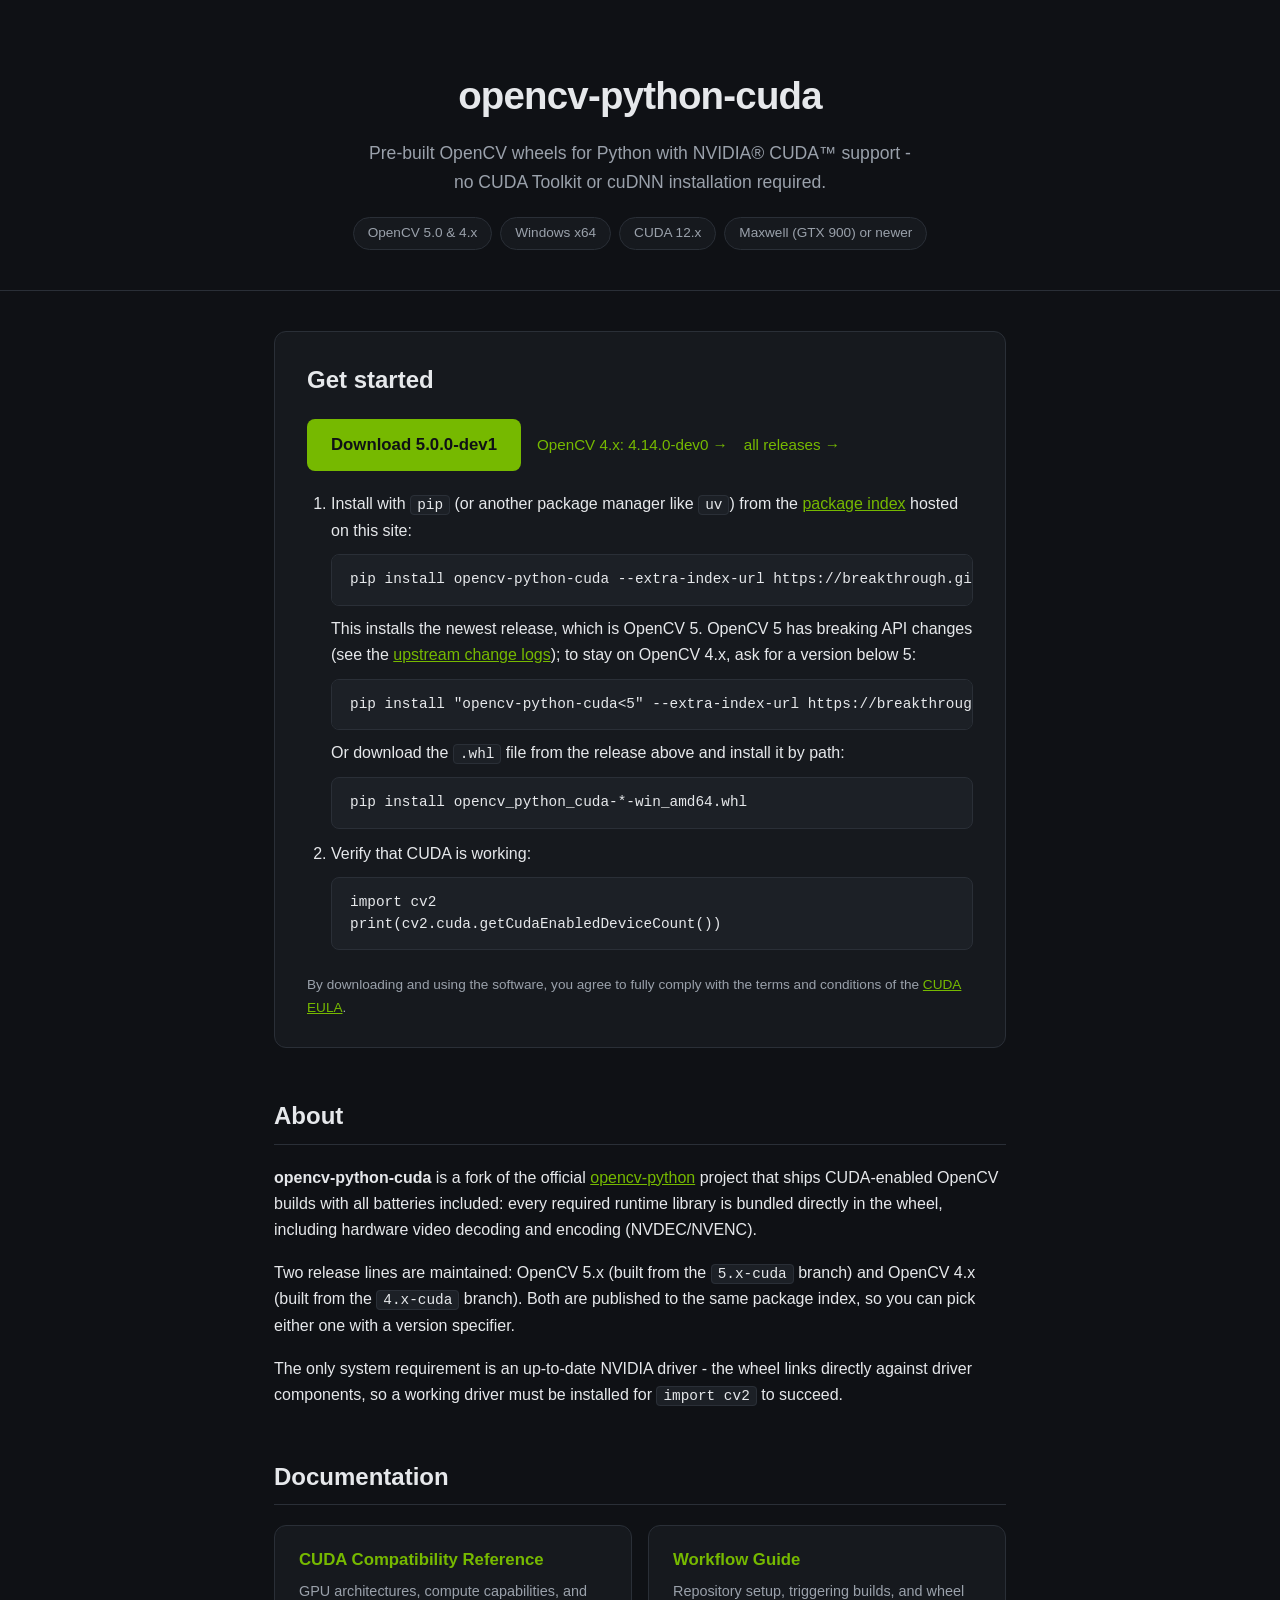
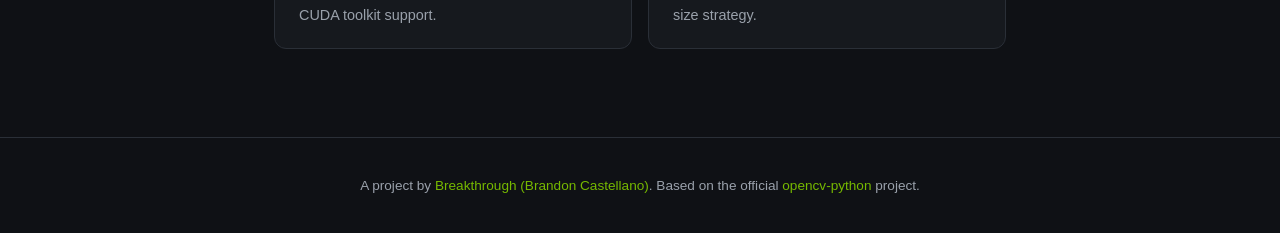
<file: index.html>
<!DOCTYPE html>
<html lang="en">
<head>
    <meta charset="UTF-8">
    <meta name="viewport" content="width=device-width, initial-scale=1.0">
    <title>opencv-python-cuda | CUDA-enabled OpenCV for Python</title>
    <meta name="description" content="Pre-built OpenCV wheels for Python with NVIDIA CUDA support. No CUDA Toolkit or cuDNN installation required.">
    <link rel="stylesheet" href="style.css">
</head>
<body>
    <header class="hero">
        <div class="container">
            <h1>opencv-python-cuda</h1>
            <p class="tagline">
                Pre-built OpenCV wheels for Python with NVIDIA&reg; CUDA&trade; support -
                no CUDA Toolkit or cuDNN installation required.
            </p>
            <div class="chips">
                <span class="chip">OpenCV 5.0 &amp; 4.x</span>
                <span class="chip">Windows x64</span>
                <span class="chip">CUDA 12.x</span>
                <span class="chip">Maxwell (GTX 900) or newer</span>
            </div>
        </div>
    </header>

    <main>
        <div class="container">
            <section class="card get-started">
                <h2>Get started</h2>
                <!-- Release versions: update the links below when publishing a new release. -->
                <div class="download-row">
                    <a href="https://github.com/Breakthrough/opencv-python-cuda/releases/tag/5.0.0-dev1" class="download-button">Download 5.0.0-dev1</a>
                    <a href="https://github.com/Breakthrough/opencv-python-cuda/releases/tag/4.14.0-dev0" class="all-releases">OpenCV 4.x: 4.14.0-dev0 &rarr;</a>
                    <a href="https://github.com/Breakthrough/opencv-python-cuda/releases" class="all-releases">all releases &rarr;</a>
                </div>
                <ol class="steps">
                    <li>
                        Install with <code>pip</code> (or another package manager like <code>uv</code>) from the
                        <a href="packages/">package index</a> hosted on this site:
                        <pre><code>pip install opencv-python-cuda --extra-index-url https://breakthrough.github.io/opencv-python-cuda/packages/</code></pre>
                        This installs the newest release, which is OpenCV 5. OpenCV 5 has breaking API changes
                        (see the <a href="https://github.com/opencv/opencv/wiki/OpenCV-Change-Logs" target="_blank">upstream change logs</a>);
                        to stay on OpenCV 4.x, ask for a version below 5:
                        <pre><code>pip install "opencv-python-cuda&lt;5" --extra-index-url https://breakthrough.github.io/opencv-python-cuda/packages/</code></pre>
                        Or download the <code>.whl</code> file from the release above and install it by path:
                        <pre><code>pip install opencv_python_cuda-*-win_amd64.whl</code></pre>
                    </li>
                    <li>
                        Verify that CUDA is working:
                        <pre><code>import cv2
print(cv2.cuda.getCudaEnabledDeviceCount())</code></pre>
                    </li>
                </ol>
                <p class="eula">
                    By downloading and using the software, you agree to fully comply with the terms and
                    conditions of the <a href="https://docs.nvidia.com/cuda/eula/index.html" target="_blank">CUDA EULA</a>.
                </p>
            </section>

            <section class="content-section">
                <h2>About</h2>
                <p>
                    <strong>opencv-python-cuda</strong> is a fork of the official
                    <a href="https://github.com/opencv/opencv-python">opencv-python</a> project that ships
                    CUDA-enabled OpenCV builds with all batteries included: every required runtime library is
                    bundled directly in the wheel, including hardware video decoding and encoding (NVDEC/NVENC).
                </p>
                <p>
                    Two release lines are maintained: OpenCV 5.x (built from the <code>5.x-cuda</code> branch) and
                    OpenCV 4.x (built from the <code>4.x-cuda</code> branch). Both are published to the same package
                    index, so you can pick either one with a version specifier.
                </p>
                <p>
                    The only system requirement is an up-to-date NVIDIA driver - the wheel links directly
                    against driver components, so a working driver must be installed for <code>import cv2</code>
                    to succeed.
                </p>
            </section>

            <section class="content-section">
                <h2>Documentation</h2>
                <div class="doc-cards">
                    <a class="doc-card" href="cuda-compatibility.html">
                        <h3>CUDA Compatibility Reference</h3>
                        <p>GPU architectures, compute capabilities, and CUDA toolkit support.</p>
                    </a>
                    <a class="doc-card" href="workflow.html">
                        <h3>Workflow Guide</h3>
                        <p>Repository setup, triggering builds, and wheel size strategy.</p>
                    </a>
                </div>
            </section>
        </div>
    </main>

    <footer>
        <div class="container">
            <p>A project by <a href="https://github.com/Breakthrough">Breakthrough (Brandon Castellano)</a>. Based on the official <a href="https://github.com/opencv/opencv-python">opencv-python</a> project.</p>
        </div>
    </footer>

</body>
</html>
</file>
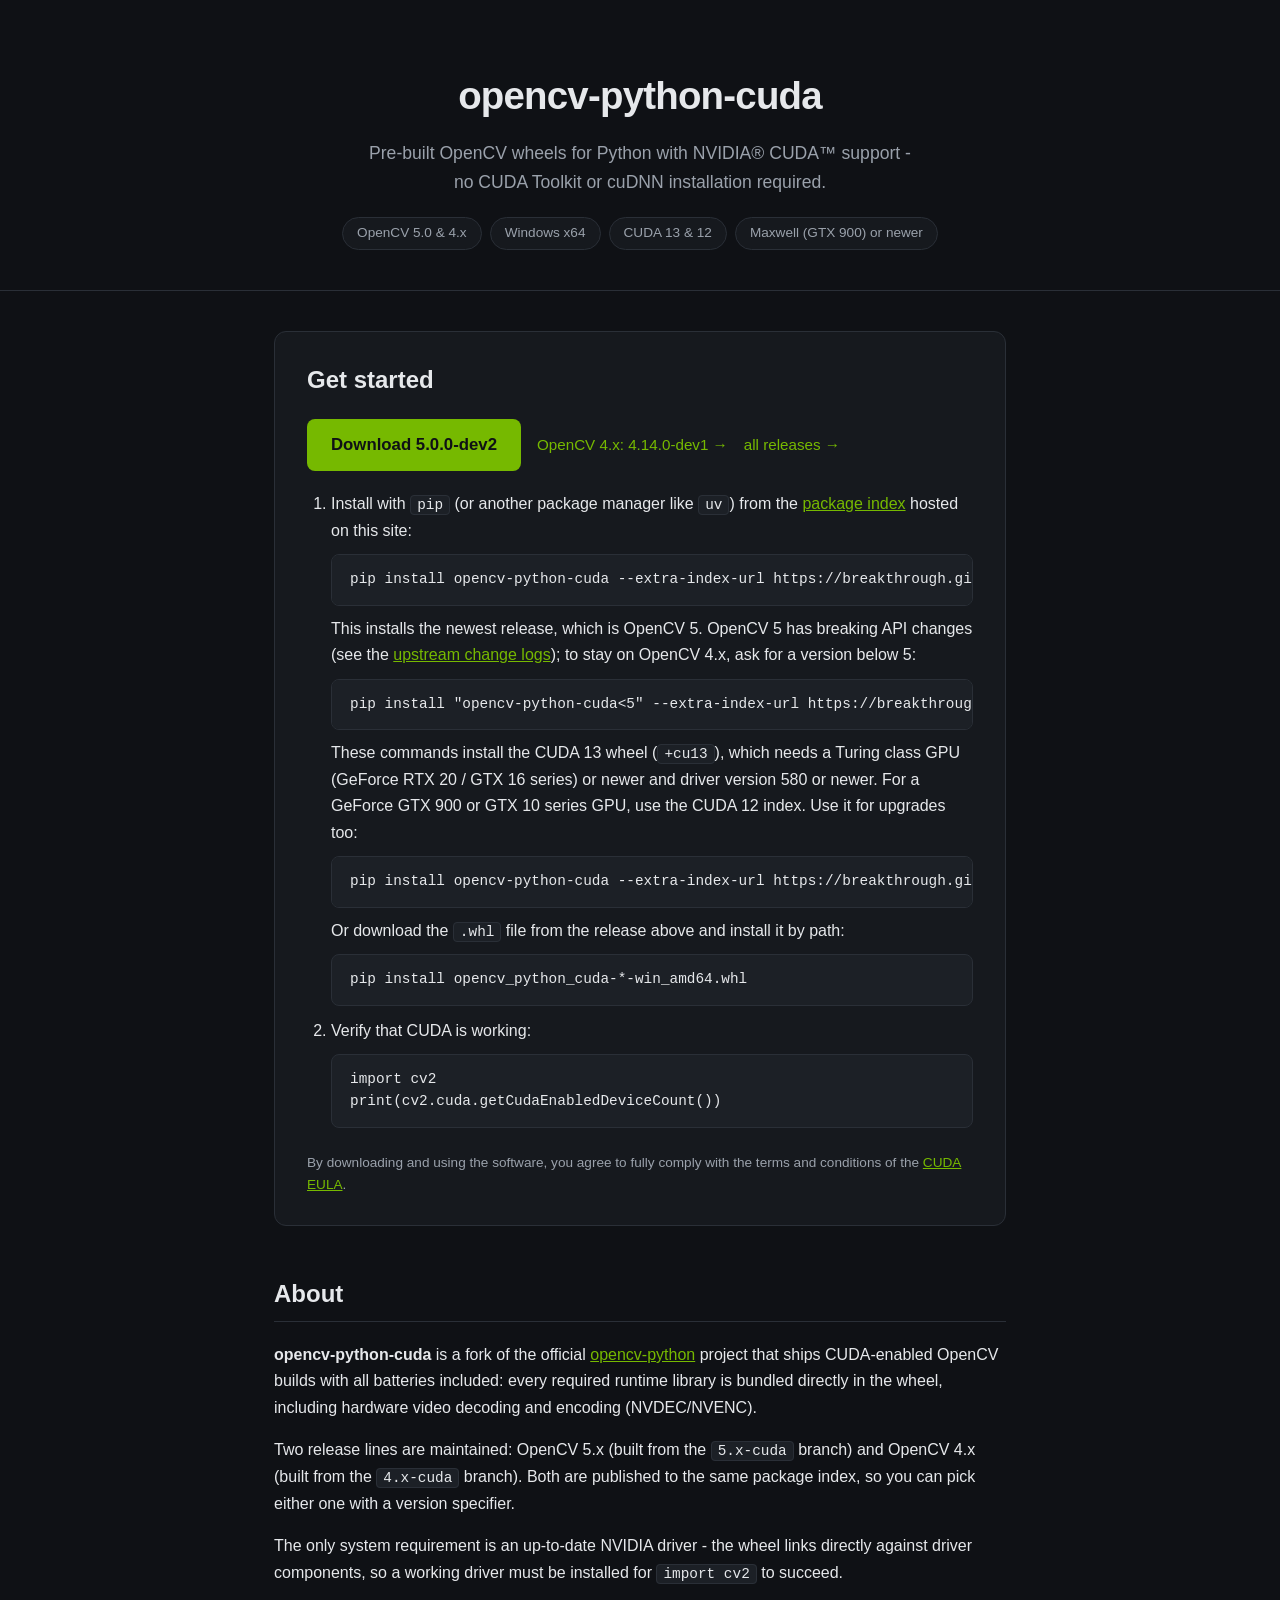
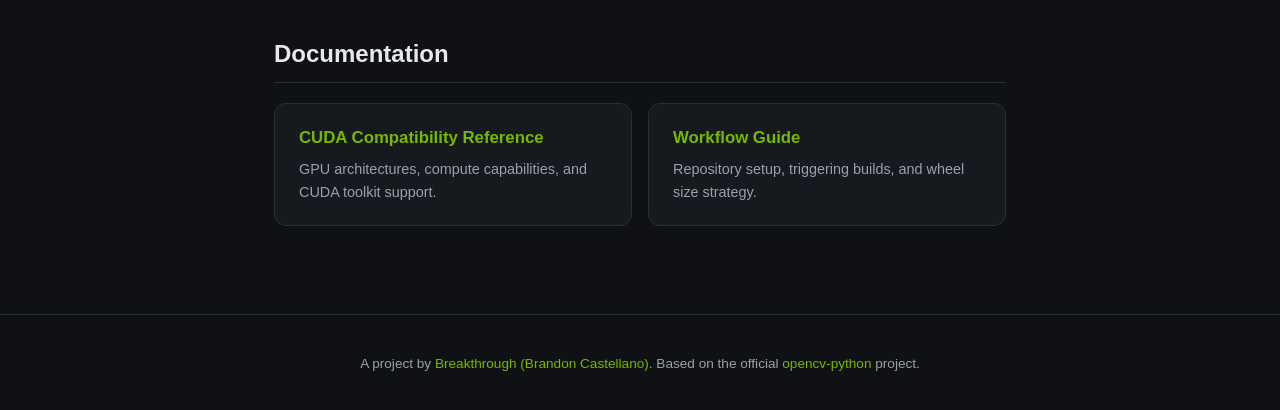
<file: docs/index.html>
<!DOCTYPE html>
<html lang="en">
<head>
    <meta charset="UTF-8">
    <meta name="viewport" content="width=device-width, initial-scale=1.0">
    <title>opencv-python-cuda | CUDA-enabled OpenCV for Python</title>
    <meta name="description" content="Pre-built OpenCV wheels for Python with NVIDIA CUDA support. No CUDA Toolkit or cuDNN installation required.">
    <link rel="stylesheet" href="style.css">
</head>
<body>
    <header class="hero">
        <div class="container">
            <h1>opencv-python-cuda</h1>
            <p class="tagline">
                Pre-built OpenCV wheels for Python with NVIDIA&reg; CUDA&trade; support -
                no CUDA Toolkit or cuDNN installation required.
            </p>
            <div class="chips">
                <span class="chip">OpenCV 5.0 &amp; 4.x</span>
                <span class="chip">Windows x64</span>
                <span class="chip">CUDA 13 &amp; 12</span>
                <span class="chip">Maxwell (GTX 900) or newer</span>
            </div>
        </div>
    </header>

    <main>
        <div class="container">
            <section class="card get-started">
                <h2>Get started</h2>
                <!-- Release versions: update the links below when publishing a new release. -->
                <div class="download-row">
                    <a href="https://github.com/Breakthrough/opencv-python-cuda/releases/tag/5.0.0-dev2" class="download-button">Download 5.0.0-dev2</a>
                    <a href="https://github.com/Breakthrough/opencv-python-cuda/releases/tag/4.14.0-dev1" class="all-releases">OpenCV 4.x: 4.14.0-dev1 &rarr;</a>
                    <a href="https://github.com/Breakthrough/opencv-python-cuda/releases" class="all-releases">all releases &rarr;</a>
                </div>
                <ol class="steps">
                    <li>
                        Install with <code>pip</code> (or another package manager like <code>uv</code>) from the
                        <a href="packages/">package index</a> hosted on this site:
                        <pre><code>pip install opencv-python-cuda --extra-index-url https://breakthrough.github.io/opencv-python-cuda/packages/</code></pre>
                        This installs the newest release, which is OpenCV 5. OpenCV 5 has breaking API changes
                        (see the <a href="https://github.com/opencv/opencv/wiki/OpenCV-Change-Logs" target="_blank">upstream change logs</a>);
                        to stay on OpenCV 4.x, ask for a version below 5:
                        <pre><code>pip install "opencv-python-cuda&lt;5" --extra-index-url https://breakthrough.github.io/opencv-python-cuda/packages/</code></pre>
                        These commands install the CUDA 13 wheel (<code>+cu13</code>), which needs a Turing class GPU
                        (GeForce RTX 20 / GTX 16 series) or newer and driver version 580 or newer. For a GeForce
                        GTX 900 or GTX 10 series GPU, use the CUDA 12 index. Use it for upgrades too:
                        <pre><code>pip install opencv-python-cuda --extra-index-url https://breakthrough.github.io/opencv-python-cuda/packages/cu12/</code></pre>
                        Or download the <code>.whl</code> file from the release above and install it by path:
                        <pre><code>pip install opencv_python_cuda-*-win_amd64.whl</code></pre>
                    </li>
                    <li>
                        Verify that CUDA is working:
                        <pre><code>import cv2
print(cv2.cuda.getCudaEnabledDeviceCount())</code></pre>
                    </li>
                </ol>
                <p class="eula">
                    By downloading and using the software, you agree to fully comply with the terms and
                    conditions of the <a href="https://docs.nvidia.com/cuda/eula/index.html" target="_blank">CUDA EULA</a>.
                </p>
            </section>

            <section class="content-section">
                <h2>About</h2>
                <p>
                    <strong>opencv-python-cuda</strong> is a fork of the official
                    <a href="https://github.com/opencv/opencv-python">opencv-python</a> project that ships
                    CUDA-enabled OpenCV builds with all batteries included: every required runtime library is
                    bundled directly in the wheel, including hardware video decoding and encoding (NVDEC/NVENC).
                </p>
                <p>
                    Two release lines are maintained: OpenCV 5.x (built from the <code>5.x-cuda</code> branch) and
                    OpenCV 4.x (built from the <code>4.x-cuda</code> branch). Both are published to the same package
                    index, so you can pick either one with a version specifier.
                </p>
                <p>
                    The only system requirement is an up-to-date NVIDIA driver - the wheel links directly
                    against driver components, so a working driver must be installed for <code>import cv2</code>
                    to succeed.
                </p>
            </section>

            <section class="content-section">
                <h2>Documentation</h2>
                <div class="doc-cards">
                    <a class="doc-card" href="cuda-compatibility.html">
                        <h3>CUDA Compatibility Reference</h3>
                        <p>GPU architectures, compute capabilities, and CUDA toolkit support.</p>
                    </a>
                    <a class="doc-card" href="workflow.html">
                        <h3>Workflow Guide</h3>
                        <p>Repository setup, triggering builds, and wheel size strategy.</p>
                    </a>
                </div>
            </section>
        </div>
    </main>

    <footer>
        <div class="container">
            <p>A project by <a href="https://github.com/Breakthrough">Breakthrough (Brandon Castellano)</a>. Based on the official <a href="https://github.com/opencv/opencv-python">opencv-python</a> project.</p>
        </div>
    </footer>

</body>
</html>
</file>
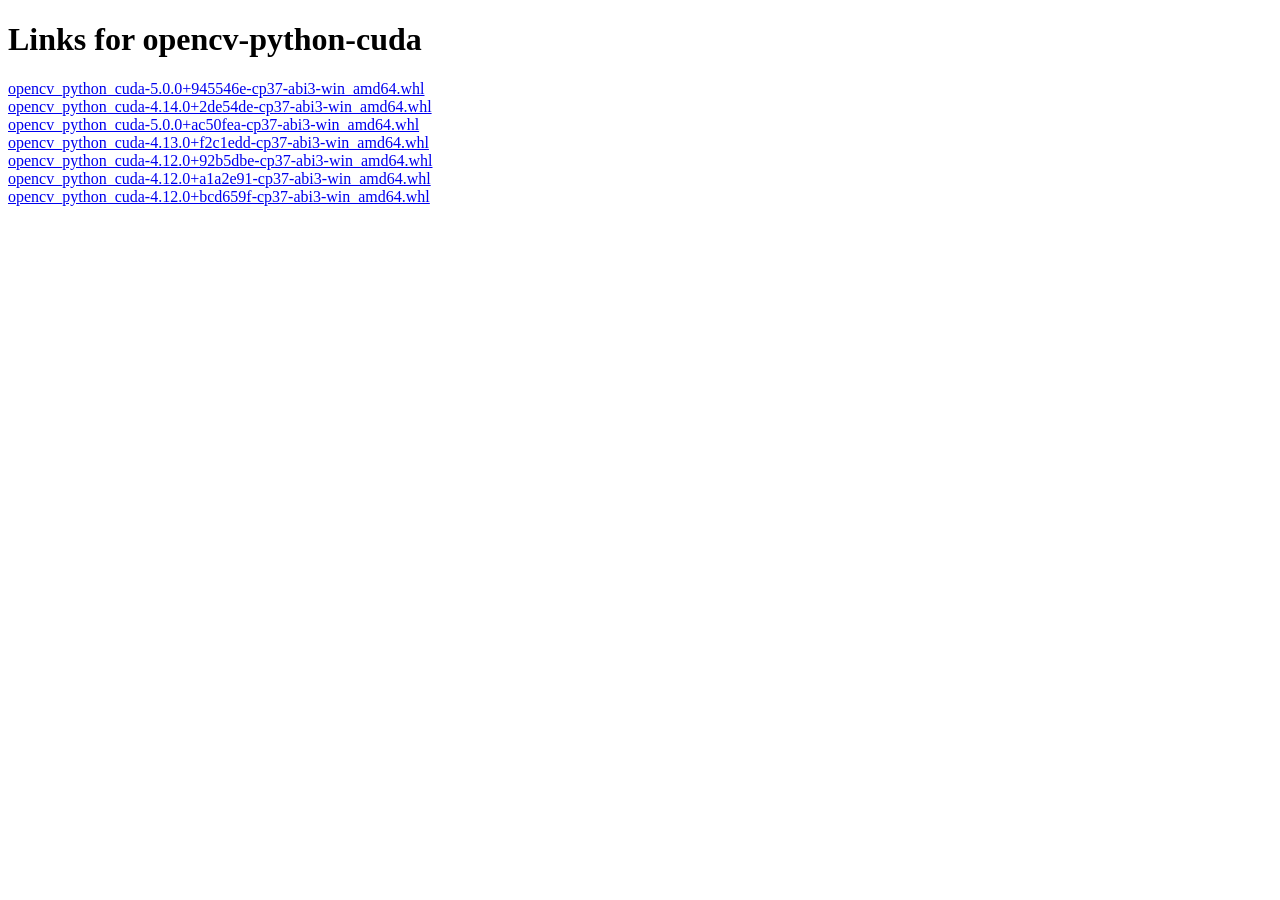
<file: packages/opencv-python-cuda/index.html>
<!DOCTYPE html>
<html>
<head>
<meta charset="utf-8">
<meta name="pypi:repository-version" content="1.0">
<title>Links for opencv-python-cuda</title>
</head>
<body>
<h1>Links for opencv-python-cuda</h1>
<!-- 5.0.0-dev1 (prerelease), 1964.5 MiB -->
<a href="https://github.com/Breakthrough/opencv-python-cuda/releases/download/5.0.0-dev1/opencv_python_cuda-5.0.0%2B945546e-cp37-abi3-win_amd64.whl#sha256=8873438e837c56be36c48254d382d3837dee9fd530ce2434c18d5faa83ac511d" data-requires-python="&gt;=3.7">opencv_python_cuda-5.0.0+945546e-cp37-abi3-win_amd64.whl</a><br>
<!-- 4.14.0-dev0 (prerelease), 1949.4 MiB -->
<a href="https://github.com/Breakthrough/opencv-python-cuda/releases/download/4.14.0-dev0/opencv_python_cuda-4.14.0%2B2de54de-cp37-abi3-win_amd64.whl#sha256=1f429f38955882c0a53da3f8b685e883b1a568a956d96e7abd58af1c97e0471d" data-requires-python="&gt;=3.7">opencv_python_cuda-4.14.0+2de54de-cp37-abi3-win_amd64.whl</a><br>
<!-- 5.0.0-dev0 (prerelease), 1908.7 MiB; yanked: Superseded by 5.0.0-dev1 -->
<a href="https://github.com/Breakthrough/opencv-python-cuda/releases/download/5.0.0-dev0/opencv_python_cuda-5.0.0%2Bac50fea-cp37-abi3-win_amd64.whl#sha256=21a0f13560d8e336be35f106550c68037adf053fbb694819762f440b6007953f" data-requires-python="&gt;=3.7" data-yanked="Superseded by 5.0.0-dev1">opencv_python_cuda-5.0.0+ac50fea-cp37-abi3-win_amd64.whl</a><br>
<!-- 4.13.0-dev1 (prerelease), 1892.7 MiB -->
<a href="https://github.com/Breakthrough/opencv-python-cuda/releases/download/4.13.0-dev1/opencv_python_cuda-4.13.0%2Bf2c1edd-cp37-abi3-win_amd64.whl#sha256=4363df06d189329f8c0deae1d891ff317c1040cc0ef94760d2d8e8cefc25482e" data-requires-python="&gt;=3.7">opencv_python_cuda-4.13.0+f2c1edd-cp37-abi3-win_amd64.whl</a><br>
<!-- 4.12.0-dev2 (prerelease), 1887.8 MiB -->
<a href="https://github.com/Breakthrough/opencv-python-cuda/releases/download/4.12.0-dev2/opencv_python_cuda-4.12.0%2B92b5dbe-cp37-abi3-win_amd64.whl#sha256=2019617b017aa71e3e3706eb619bec069e1ab5bb022f282276ae31edda9dcede" data-requires-python="&gt;=3.7">opencv_python_cuda-4.12.0+92b5dbe-cp37-abi3-win_amd64.whl</a><br>
<!-- 4.12.0-dev1 (prerelease), 1190.9 MiB; yanked: Superseded by 4.12.0-dev2 -->
<a href="https://github.com/Breakthrough/opencv-python-cuda/releases/download/4.12.0-dev1/opencv_python_cuda-4.12.0%2Ba1a2e91-cp37-abi3-win_amd64.whl#sha256=d38f3d7bad7713b03a968c26443ece9295cfb6fdddcc30a661a156fe72140f34" data-requires-python="&gt;=3.7" data-yanked="Superseded by 4.12.0-dev2">opencv_python_cuda-4.12.0+a1a2e91-cp37-abi3-win_amd64.whl</a><br>
<!-- 4.12.0-dev0 (prerelease), 1611.9 MiB; yanked: Superseded by 4.12.0-dev2 -->
<a href="https://github.com/Breakthrough/opencv-python-cuda/releases/download/4.12.0-dev0/opencv_python_cuda-4.12.0%2Bbcd659f-cp37-abi3-win_amd64.whl#sha256=ab6992b68fa21e4aafcaa1f5bad7ad2af6aba3f20cb7290dc9657a014c83a68c" data-requires-python="&gt;=3.7" data-yanked="Superseded by 4.12.0-dev2">opencv_python_cuda-4.12.0+bcd659f-cp37-abi3-win_amd64.whl</a><br>
</body>
</html>
</file>
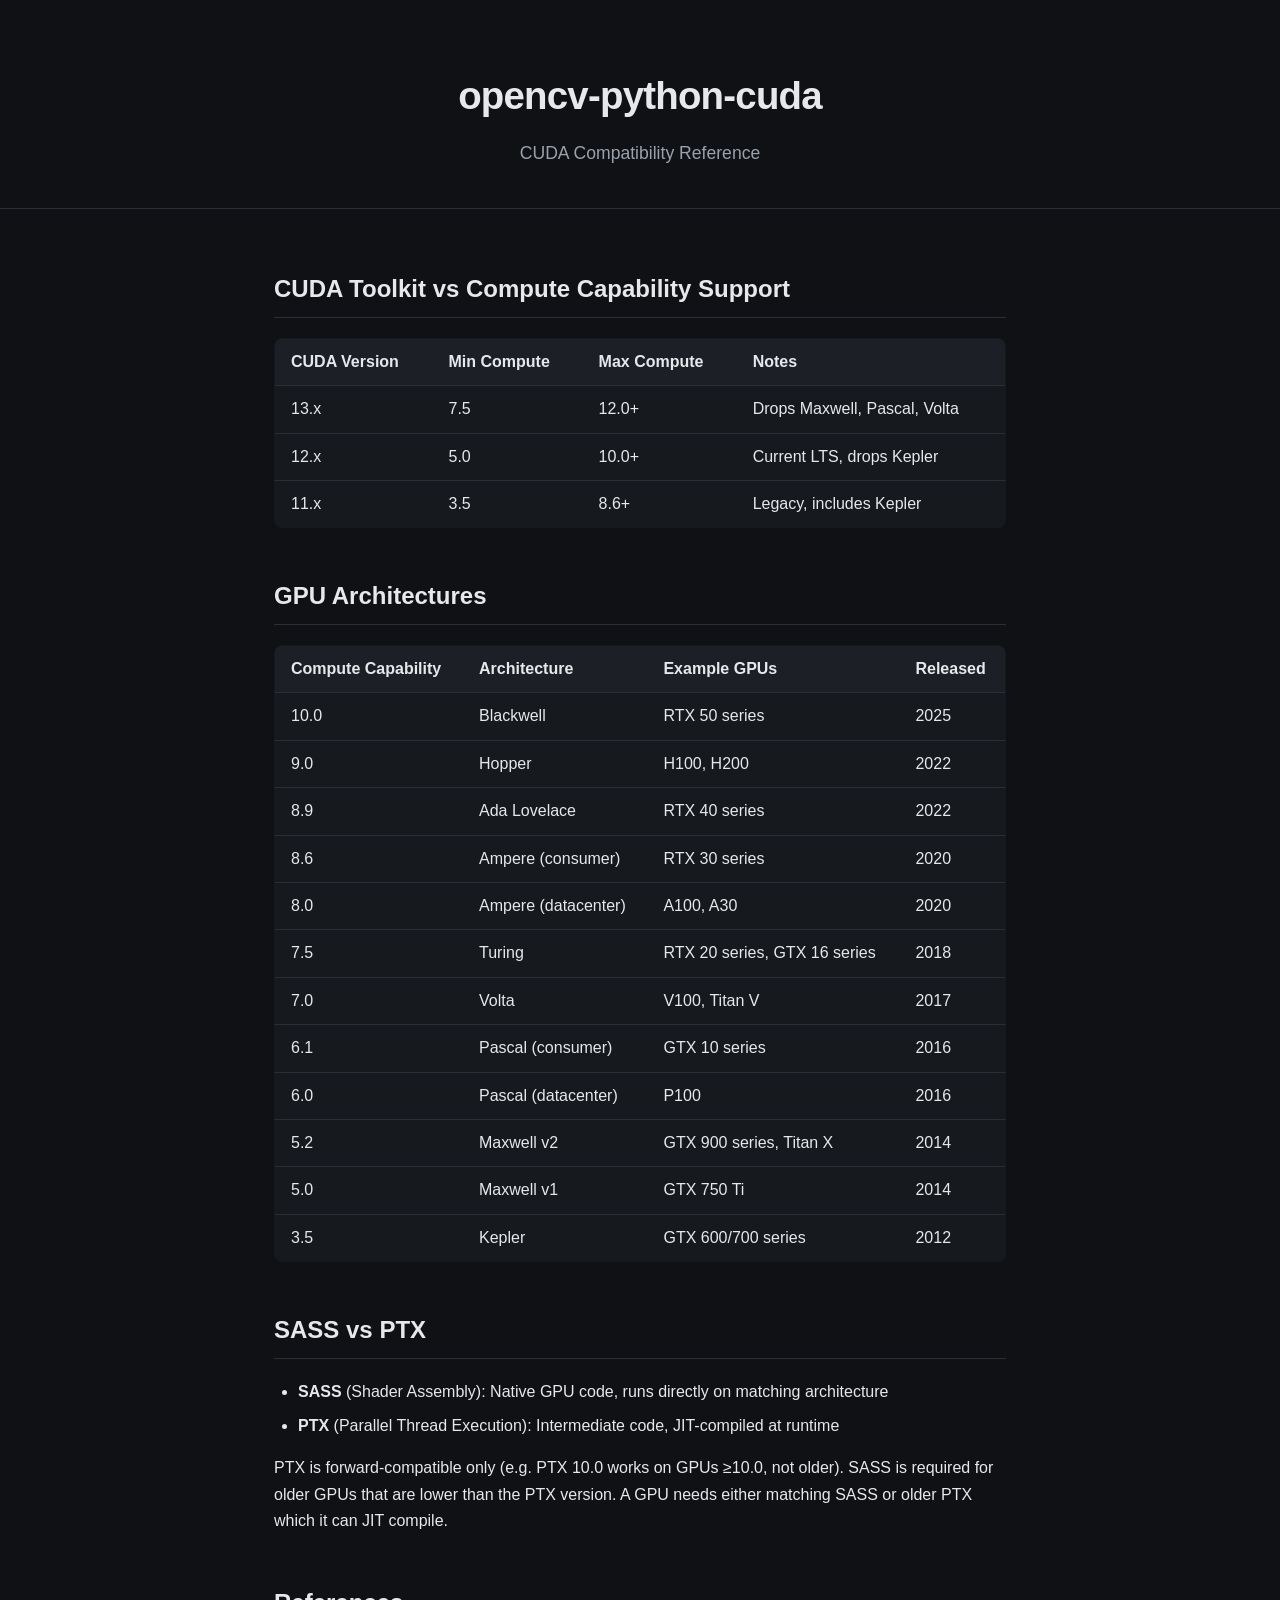
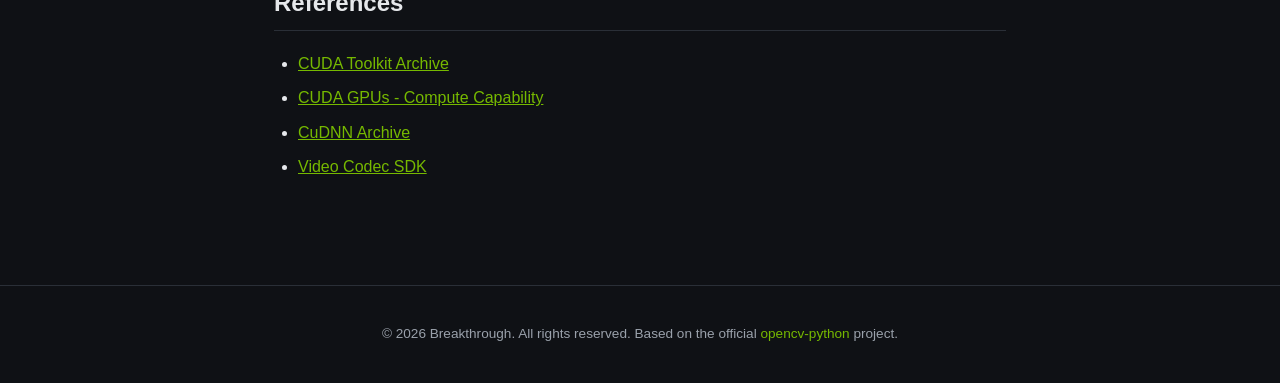
<file: cuda-compatibility.html>
<!DOCTYPE html>
<html lang="en">
<head>
    <meta charset="UTF-8">
    <meta name="viewport" content="width=device-width, initial-scale=1.0">
    <title>CUDA Compatibility Reference | opencv-python-cuda</title>
    <link rel="stylesheet" href="style.css">
</head>
<body>
    <header>
        <div class="container">
            <h1><a href="index.html">opencv-python-cuda</a></h1>
            <p>CUDA Compatibility Reference</p>
        </div>
    </header>

    <main>
        <div class="container">
            <section class="content-section">
                <h2>CUDA Toolkit vs Compute Capability Support</h2>
                <table>
                    <thead>
                        <tr>
                            <th>CUDA Version</th>
                            <th>Min Compute</th>
                            <th>Max Compute</th>
                            <th>Notes</th>
                        </tr>
                    </thead>
                    <tbody>
                        <tr>
                            <td>13.x</td>
                            <td>7.5</td>
                            <td>12.0+</td>
                            <td>Drops Maxwell, Pascal, Volta</td>
                        </tr>
                        <tr>
                            <td>12.x</td>
                            <td>5.0</td>
                            <td>10.0+</td>
                            <td>Current LTS, drops Kepler</td>
                        </tr>
                        <tr>
                            <td>11.x</td>
                            <td>3.5</td>
                            <td>8.6+</td>
                            <td>Legacy, includes Kepler</td>
                        </tr>
                    </tbody>
                </table>
            </section>

            <section class="content-section">
                <h2>GPU Architectures</h2>
                <table>
                    <thead>
                        <tr>
                            <th>Compute Capability</th>
                            <th>Architecture</th>
                            <th>Example GPUs</th>
                            <th>Released</th>
                        </tr>
                    </thead>
                    <tbody>
                        <tr>
                            <td>10.0</td>
                            <td>Blackwell</td>
                            <td>RTX 50 series</td>
                            <td>2025</td>
                        </tr>
                        <tr>
                            <td>9.0</td>
                            <td>Hopper</td>
                            <td>H100, H200</td>
                            <td>2022</td>
                        </tr>
                        <tr>
                            <td>8.9</td>
                            <td>Ada Lovelace</td>
                            <td>RTX 40 series</td>
                            <td>2022</td>
                        </tr>
                        <tr>
                            <td>8.6</td>
                            <td>Ampere (consumer)</td>
                            <td>RTX 30 series</td>
                            <td>2020</td>
                        </tr>
                        <tr>
                            <td>8.0</td>
                            <td>Ampere (datacenter)</td>
                            <td>A100, A30</td>
                            <td>2020</td>
                        </tr>
                        <tr>
                            <td>7.5</td>
                            <td>Turing</td>
                            <td>RTX 20 series, GTX 16 series</td>
                            <td>2018</td>
                        </tr>
                        <tr>
                            <td>7.0</td>
                            <td>Volta</td>
                            <td>V100, Titan V</td>
                            <td>2017</td>
                        </tr>
                        <tr>
                            <td>6.1</td>
                            <td>Pascal (consumer)</td>
                            <td>GTX 10 series</td>
                            <td>2016</td>
                        </tr>
                        <tr>
                            <td>6.0</td>
                            <td>Pascal (datacenter)</td>
                            <td>P100</td>
                            <td>2016</td>
                        </tr>
                        <tr>
                            <td>5.2</td>
                            <td>Maxwell v2</td>
                            <td>GTX 900 series, Titan X</td>
                            <td>2014</td>
                        </tr>
                        <tr>
                            <td>5.0</td>
                            <td>Maxwell v1</td>
                            <td>GTX 750 Ti</td>
                            <td>2014</td>
                        </tr>
                        <tr>
                            <td>3.5</td>
                            <td>Kepler</td>
                            <td>GTX 600/700 series</td>
                            <td>2012</td>
                        </tr>
                    </tbody>
                </table>
            </section>

            <section class="content-section">
                <h2>SASS vs PTX</h2>
                <ul>
                    <li><strong>SASS</strong> (Shader Assembly): Native GPU code, runs directly on matching architecture</li>
                    <li><strong>PTX</strong> (Parallel Thread Execution): Intermediate code, JIT-compiled at runtime</li>
                </ul>
                <p>
                    PTX is forward-compatible only (e.g. PTX 10.0 works on GPUs &ge;10.0, not older).
                    SASS is required for older GPUs that are lower than the PTX version.
                    A GPU needs either matching SASS or older PTX which it can JIT compile.
                </p>
            </section>

            <section class="content-section">
                <h2>References</h2>
                <ul>
                    <li><a href="https://developer.nvidia.com/cuda-toolkit-archive" target="_blank">CUDA Toolkit Archive</a></li>
                    <li><a href="https://developer.nvidia.com/cuda-gpus" target="_blank">CUDA GPUs - Compute Capability</a></li>
                    <li><a href="https://developer.nvidia.com/cudnn-archive" target="_blank">CuDNN Archive</a></li>
                    <li><a href="https://developer.nvidia.com/video-codec-sdk" target="_blank">Video Codec SDK</a></li>
                </ul>
            </section>
        </div>
    </main>

    <footer>
        <div class="container">
            <p>&copy; 2026 Breakthrough. All rights reserved. Based on the official <a href="https://github.com/opencv/opencv-python">opencv-python</a> project.</p>
        </div>
    </footer>

</body>
</html>
</file>
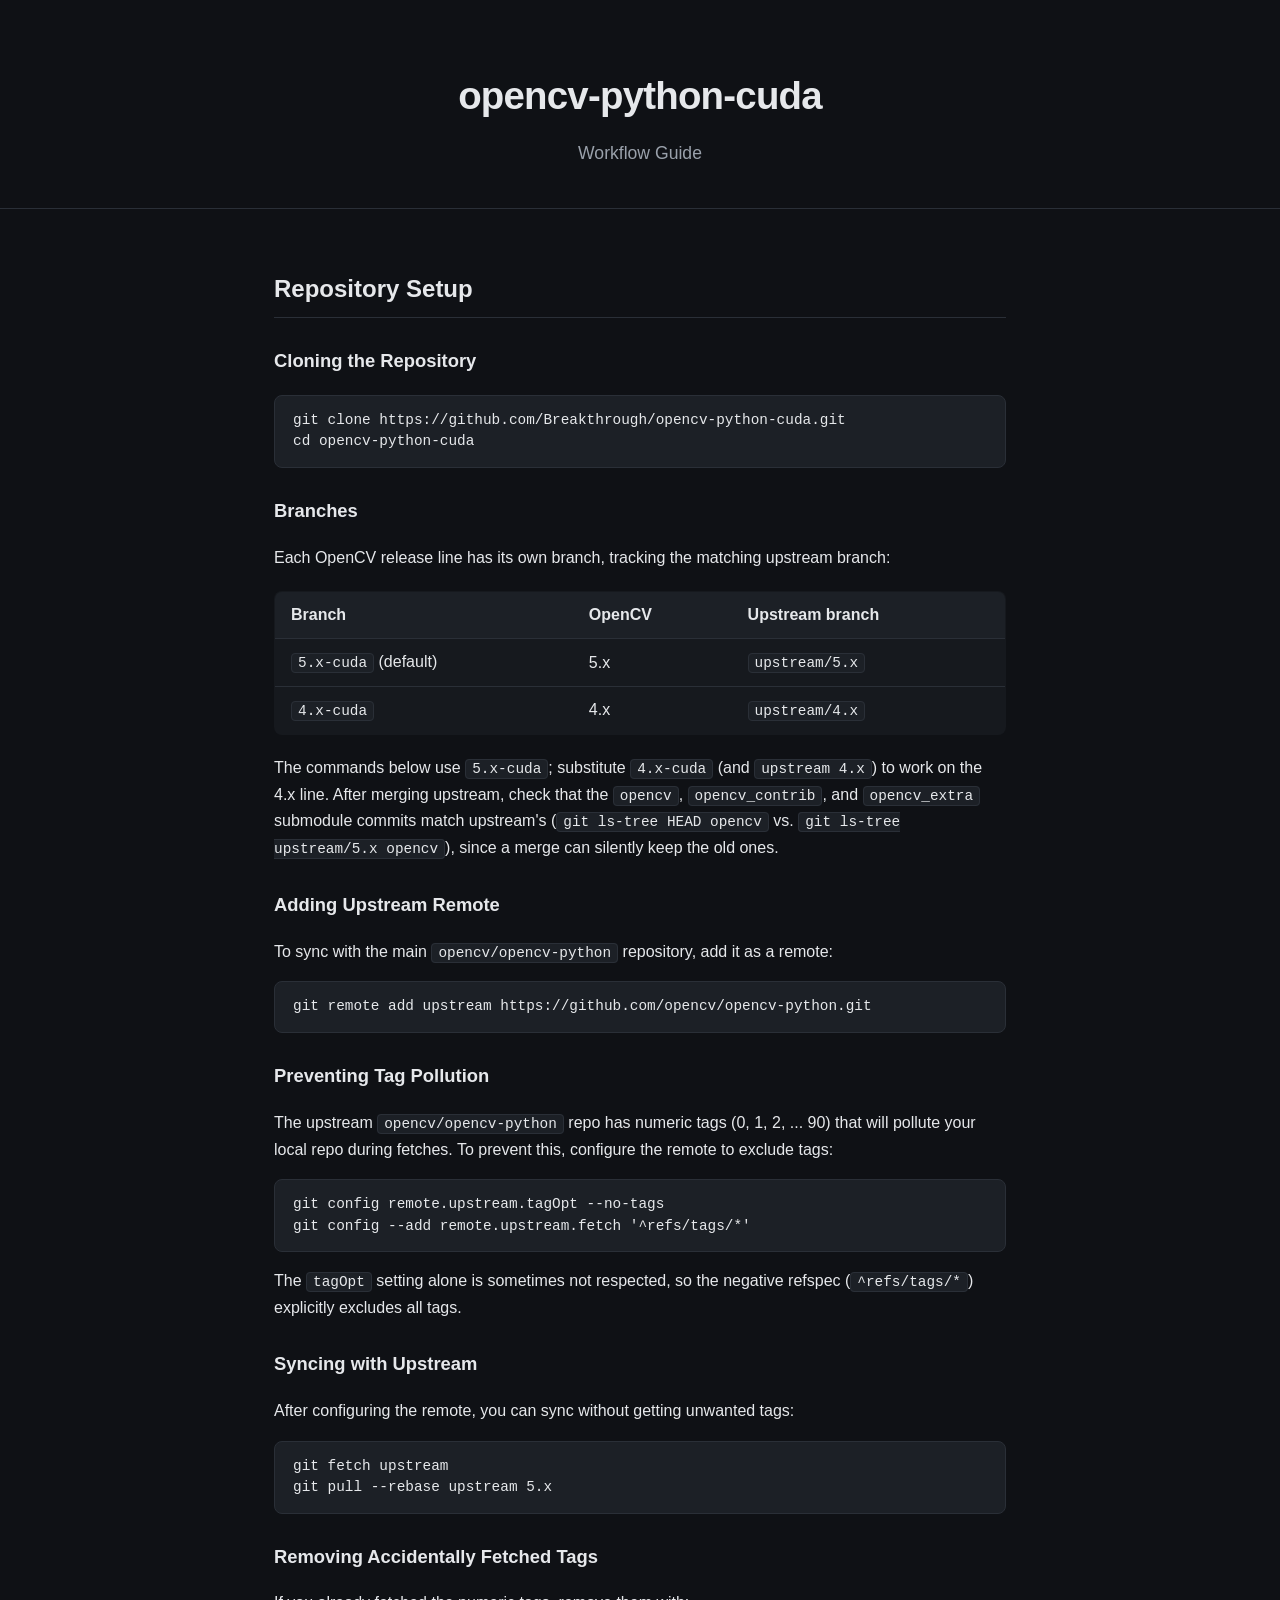
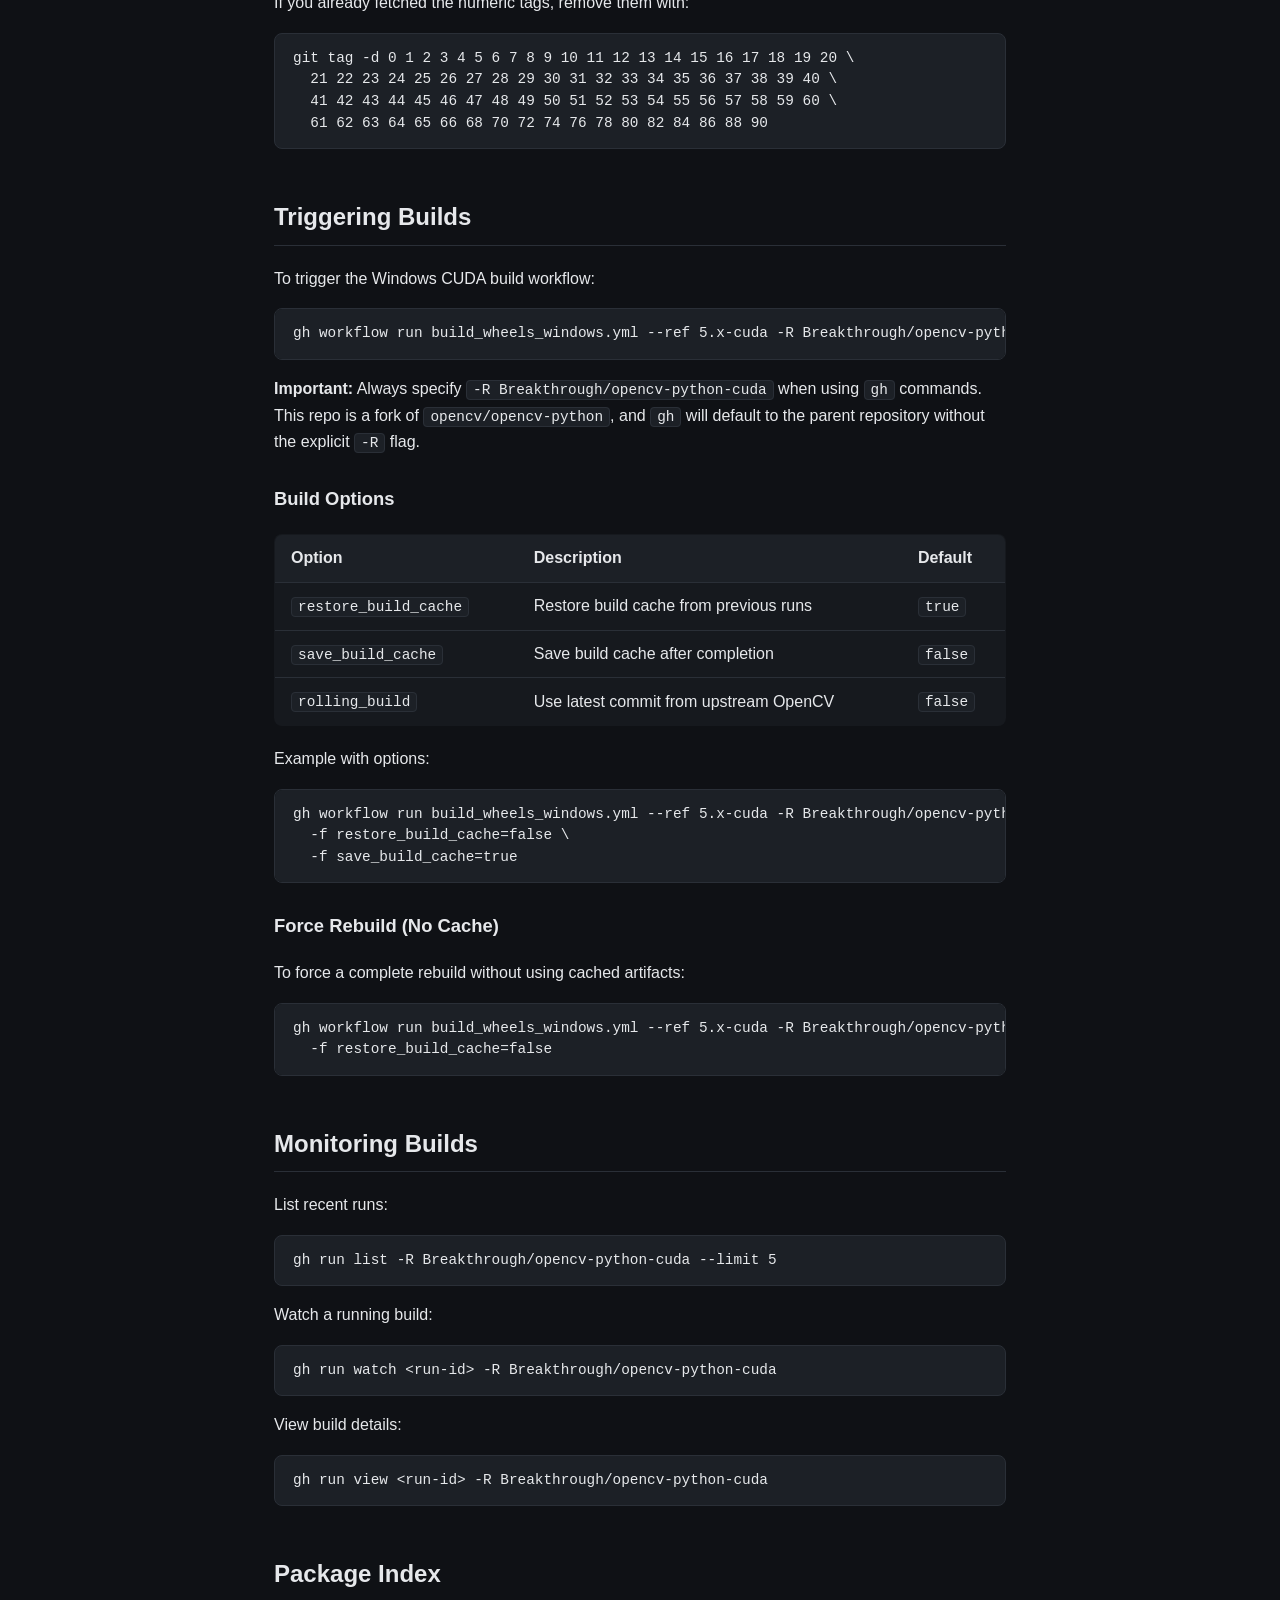
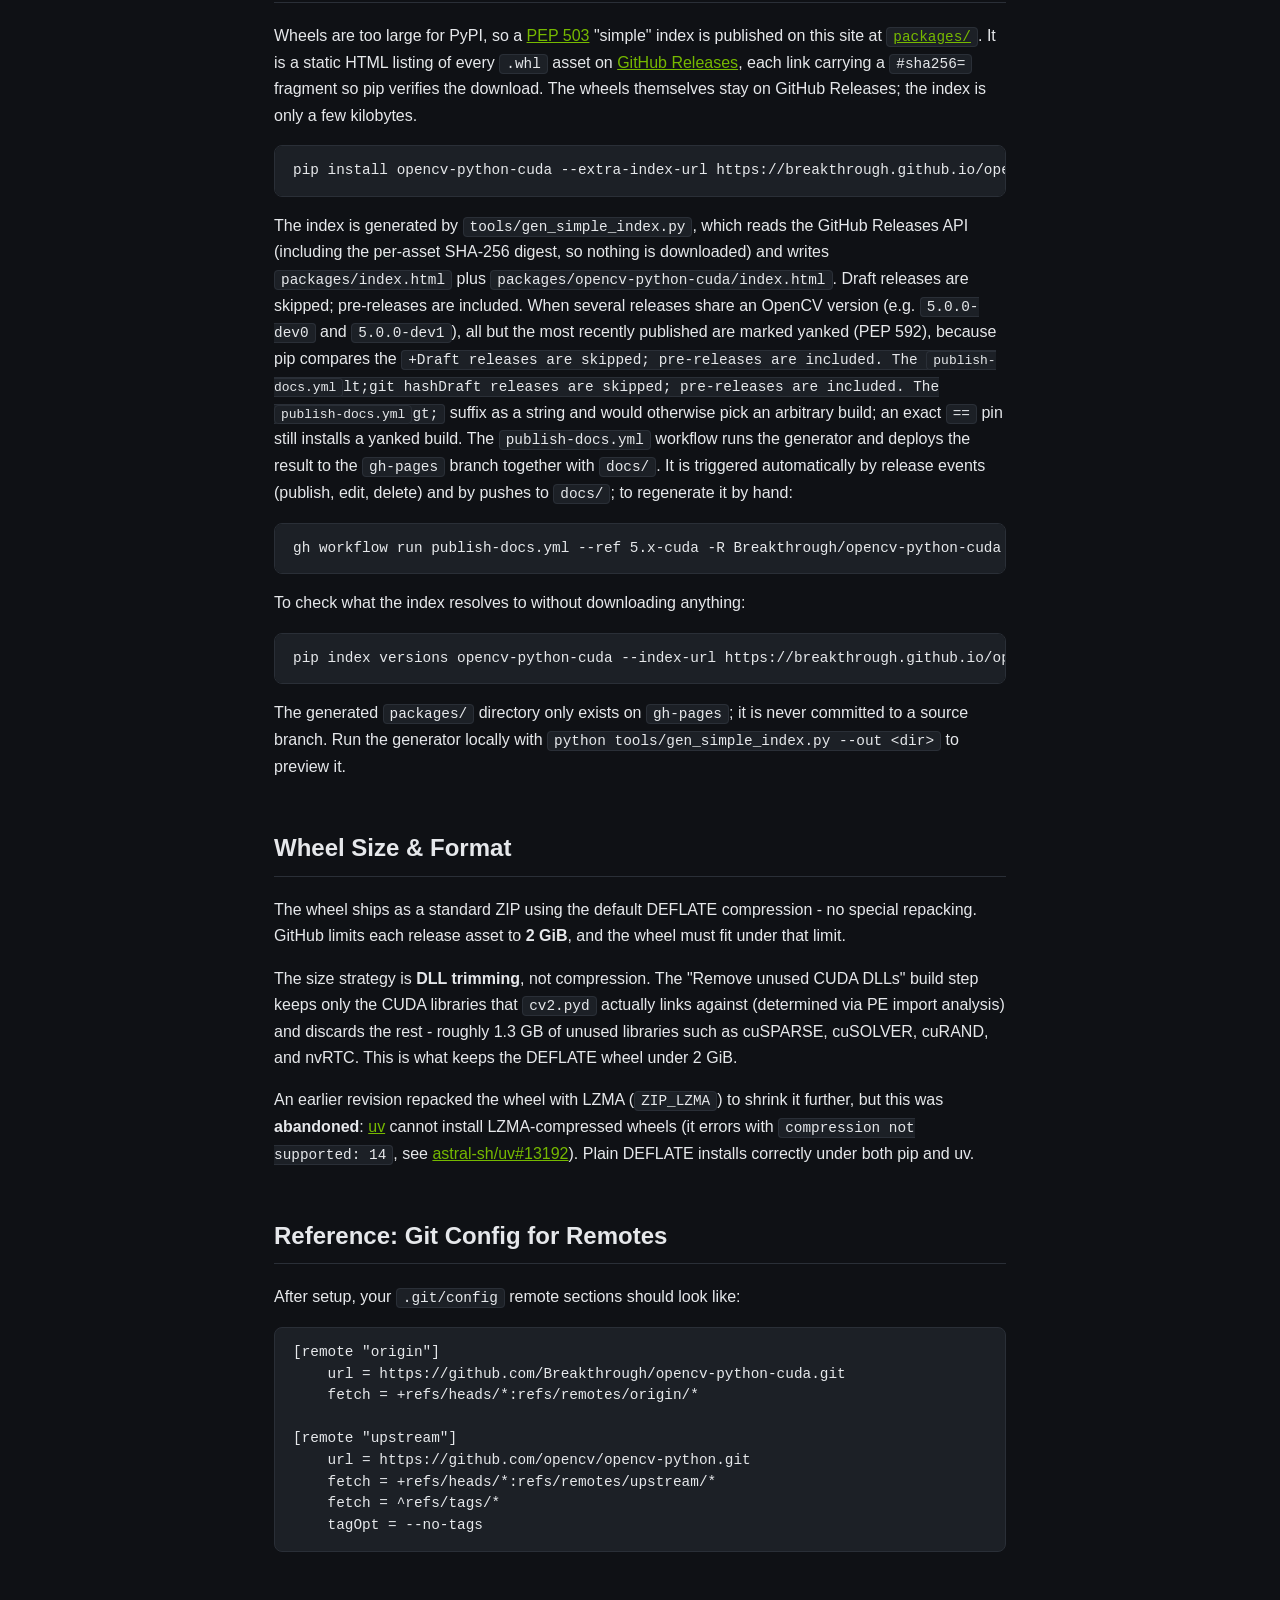
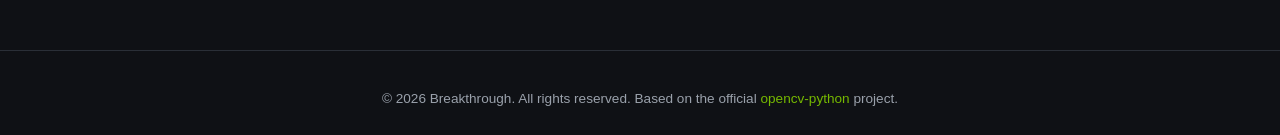
<file: workflow.html>
<!DOCTYPE html>
<html lang="en">
<head>
    <meta charset="UTF-8">
    <meta name="viewport" content="width=device-width, initial-scale=1.0">
    <title>Workflow Guide | opencv-python-cuda</title>
    <link rel="stylesheet" href="style.css">
</head>
<body>
    <header>
        <div class="container">
            <h1><a href="index.html">opencv-python-cuda</a></h1>
            <p>Workflow Guide</p>
        </div>
    </header>

    <main>
        <div class="container">
            <section class="content-section">
                <h2>Repository Setup</h2>

                <h3>Cloning the Repository</h3>
                <pre><code>git clone https://github.com/Breakthrough/opencv-python-cuda.git
cd opencv-python-cuda</code></pre>

                <h3>Branches</h3>
                <p>Each OpenCV release line has its own branch, tracking the matching upstream branch:</p>
                <table>
                    <thead>
                        <tr>
                            <th>Branch</th>
                            <th>OpenCV</th>
                            <th>Upstream branch</th>
                        </tr>
                    </thead>
                    <tbody>
                        <tr>
                            <td><code>5.x-cuda</code> (default)</td>
                            <td>5.x</td>
                            <td><code>upstream/5.x</code></td>
                        </tr>
                        <tr>
                            <td><code>4.x-cuda</code></td>
                            <td>4.x</td>
                            <td><code>upstream/4.x</code></td>
                        </tr>
                    </tbody>
                </table>
                <p>The commands below use <code>5.x-cuda</code>; substitute <code>4.x-cuda</code> (and <code>upstream 4.x</code>) to work on the 4.x line. After merging upstream, check that the <code>opencv</code>, <code>opencv_contrib</code>, and <code>opencv_extra</code> submodule commits match upstream's (<code>git ls-tree HEAD opencv</code> vs. <code>git ls-tree upstream/5.x opencv</code>), since a merge can silently keep the old ones.</p>

                <h3>Adding Upstream Remote</h3>
                <p>To sync with the main <code>opencv/opencv-python</code> repository, add it as a remote:</p>
                <pre><code>git remote add upstream https://github.com/opencv/opencv-python.git</code></pre>

                <h3>Preventing Tag Pollution</h3>
                <p>The upstream <code>opencv/opencv-python</code> repo has numeric tags (0, 1, 2, ... 90) that will pollute your local repo during fetches. To prevent this, configure the remote to exclude tags:</p>
                <pre><code>git config remote.upstream.tagOpt --no-tags
git config --add remote.upstream.fetch '^refs/tags/*'</code></pre>
                <p>The <code>tagOpt</code> setting alone is sometimes not respected, so the negative refspec (<code>^refs/tags/*</code>) explicitly excludes all tags.</p>

                <h3>Syncing with Upstream</h3>
                <p>After configuring the remote, you can sync without getting unwanted tags:</p>
                <pre><code>git fetch upstream
git pull --rebase upstream 5.x</code></pre>

                <h3>Removing Accidentally Fetched Tags</h3>
                <p>If you already fetched the numeric tags, remove them with:</p>
                <pre><code>git tag -d 0 1 2 3 4 5 6 7 8 9 10 11 12 13 14 15 16 17 18 19 20 \
  21 22 23 24 25 26 27 28 29 30 31 32 33 34 35 36 37 38 39 40 \
  41 42 43 44 45 46 47 48 49 50 51 52 53 54 55 56 57 58 59 60 \
  61 62 63 64 65 66 68 70 72 74 76 78 80 82 84 86 88 90</code></pre>
            </section>

            <section class="content-section">
                <h2>Triggering Builds</h2>
                <p>To trigger the Windows CUDA build workflow:</p>
                <pre><code>gh workflow run build_wheels_windows.yml --ref 5.x-cuda -R Breakthrough/opencv-python-cuda</code></pre>
                <p><strong>Important:</strong> Always specify <code>-R Breakthrough/opencv-python-cuda</code> when using <code>gh</code> commands. This repo is a fork of <code>opencv/opencv-python</code>, and <code>gh</code> will default to the parent repository without the explicit <code>-R</code> flag.</p>

                <h3>Build Options</h3>
                <table>
                    <thead>
                        <tr>
                            <th>Option</th>
                            <th>Description</th>
                            <th>Default</th>
                        </tr>
                    </thead>
                    <tbody>
                        <tr>
                            <td><code>restore_build_cache</code></td>
                            <td>Restore build cache from previous runs</td>
                            <td><code>true</code></td>
                        </tr>
                        <tr>
                            <td><code>save_build_cache</code></td>
                            <td>Save build cache after completion</td>
                            <td><code>false</code></td>
                        </tr>
                        <tr>
                            <td><code>rolling_build</code></td>
                            <td>Use latest commit from upstream OpenCV</td>
                            <td><code>false</code></td>
                        </tr>
                    </tbody>
                </table>
                <p>Example with options:</p>
                <pre><code>gh workflow run build_wheels_windows.yml --ref 5.x-cuda -R Breakthrough/opencv-python-cuda \
  -f restore_build_cache=false \
  -f save_build_cache=true</code></pre>

                <h3>Force Rebuild (No Cache)</h3>
                <p>To force a complete rebuild without using cached artifacts:</p>
                <pre><code>gh workflow run build_wheels_windows.yml --ref 5.x-cuda -R Breakthrough/opencv-python-cuda \
  -f restore_build_cache=false</code></pre>
            </section>

            <section class="content-section">
                <h2>Monitoring Builds</h2>
                <p>List recent runs:</p>
                <pre><code>gh run list -R Breakthrough/opencv-python-cuda --limit 5</code></pre>
                <p>Watch a running build:</p>
                <pre><code>gh run watch &lt;run-id&gt; -R Breakthrough/opencv-python-cuda</code></pre>
                <p>View build details:</p>
                <pre><code>gh run view &lt;run-id&gt; -R Breakthrough/opencv-python-cuda</code></pre>
            </section>

            <section class="content-section">
                <h2>Package Index</h2>
                <p>
                    Wheels are too large for PyPI, so a <a href="https://peps.python.org/pep-0503/" target="_blank">PEP 503</a> "simple" index is published on this site at <a href="packages/"><code>packages/</code></a>. It is a static HTML listing of every <code>.whl</code> asset on <a href="https://github.com/Breakthrough/opencv-python-cuda/releases" target="_blank">GitHub Releases</a>, each link carrying a <code>#sha256=</code> fragment so pip verifies the download. The wheels themselves stay on GitHub Releases; the index is only a few kilobytes.
                </p>
                <pre><code>pip install opencv-python-cuda --extra-index-url https://breakthrough.github.io/opencv-python-cuda/packages/</code></pre>
                <p>
                    The index is generated by <code>tools/gen_simple_index.py</code>, which reads the GitHub Releases API (including the per-asset SHA-256 digest, so nothing is downloaded) and writes <code>packages/index.html</code> plus <code>packages/opencv-python-cuda/index.html</code>. Draft releases are skipped; pre-releases are included. When several releases share an OpenCV version (e.g. <code>5.0.0-dev0</code> and <code>5.0.0-dev1</code>), all but the most recently published are marked yanked (PEP 592), because pip compares the <code>+Draft releases are skipped; pre-releases are included. The <code>publish-docs.yml</code>lt;git hashDraft releases are skipped; pre-releases are included. The <code>publish-docs.yml</code>gt;</code> suffix as a string and would otherwise pick an arbitrary build; an exact <code>==</code> pin still installs a yanked build. The <code>publish-docs.yml</code> workflow runs the generator and deploys the result to the <code>gh-pages</code> branch together with <code>docs/</code>. It is triggered automatically by release events (publish, edit, delete) and by pushes to <code>docs/</code>; to regenerate it by hand:
                </p>
                <pre><code>gh workflow run publish-docs.yml --ref 5.x-cuda -R Breakthrough/opencv-python-cuda</code></pre>
                <p>
                    To check what the index resolves to without downloading anything:
                </p>
                <pre><code>pip index versions opencv-python-cuda --index-url https://breakthrough.github.io/opencv-python-cuda/packages/</code></pre>
                <p>
                    The generated <code>packages/</code> directory only exists on <code>gh-pages</code>; it is never committed to a source branch. Run the generator locally with <code>python tools/gen_simple_index.py --out &lt;dir&gt;</code> to preview it.
                </p>
            </section>

            <section class="content-section">
                <h2>Wheel Size &amp; Format</h2>
                <p>
                    The wheel ships as a standard ZIP using the default DEFLATE compression - no special repacking. GitHub limits each release asset to <strong>2 GiB</strong>, and the wheel must fit under that limit.
                </p>
                <p>
                    The size strategy is <strong>DLL trimming</strong>, not compression. The "Remove unused CUDA DLLs" build step keeps only the CUDA libraries that <code>cv2.pyd</code> actually links against (determined via PE import analysis) and discards the rest - roughly 1.3 GB of unused libraries such as cuSPARSE, cuSOLVER, cuRAND, and nvRTC. This is what keeps the DEFLATE wheel under 2 GiB.
                </p>
                <p>
                    An earlier revision repacked the wheel with LZMA (<code>ZIP_LZMA</code>) to shrink it further, but this was <strong>abandoned</strong>: <a href="https://github.com/astral-sh/uv" target="_blank">uv</a> cannot install LZMA-compressed wheels (it errors with <code>compression not supported: 14</code>, see <a href="https://github.com/astral-sh/uv/issues/13192" target="_blank">astral-sh/uv#13192</a>). Plain DEFLATE installs correctly under both pip and uv.
                </p>
            </section>

            <section class="content-section">
                <h2>Reference: Git Config for Remotes</h2>
                <p>After setup, your <code>.git/config</code> remote sections should look like:</p>
                <pre><code>[remote "origin"]
    url = https://github.com/Breakthrough/opencv-python-cuda.git
    fetch = +refs/heads/*:refs/remotes/origin/*

[remote "upstream"]
    url = https://github.com/opencv/opencv-python.git
    fetch = +refs/heads/*:refs/remotes/upstream/*
    fetch = ^refs/tags/*
    tagOpt = --no-tags</code></pre>
            </section>
        </div>
    </main>

    <footer>
        <div class="container">
            <p>&copy; 2026 Breakthrough. All rights reserved. Based on the official <a href="https://github.com/opencv/opencv-python">opencv-python</a> project.</p>
        </div>
    </footer>

</body>
</html>
</file>
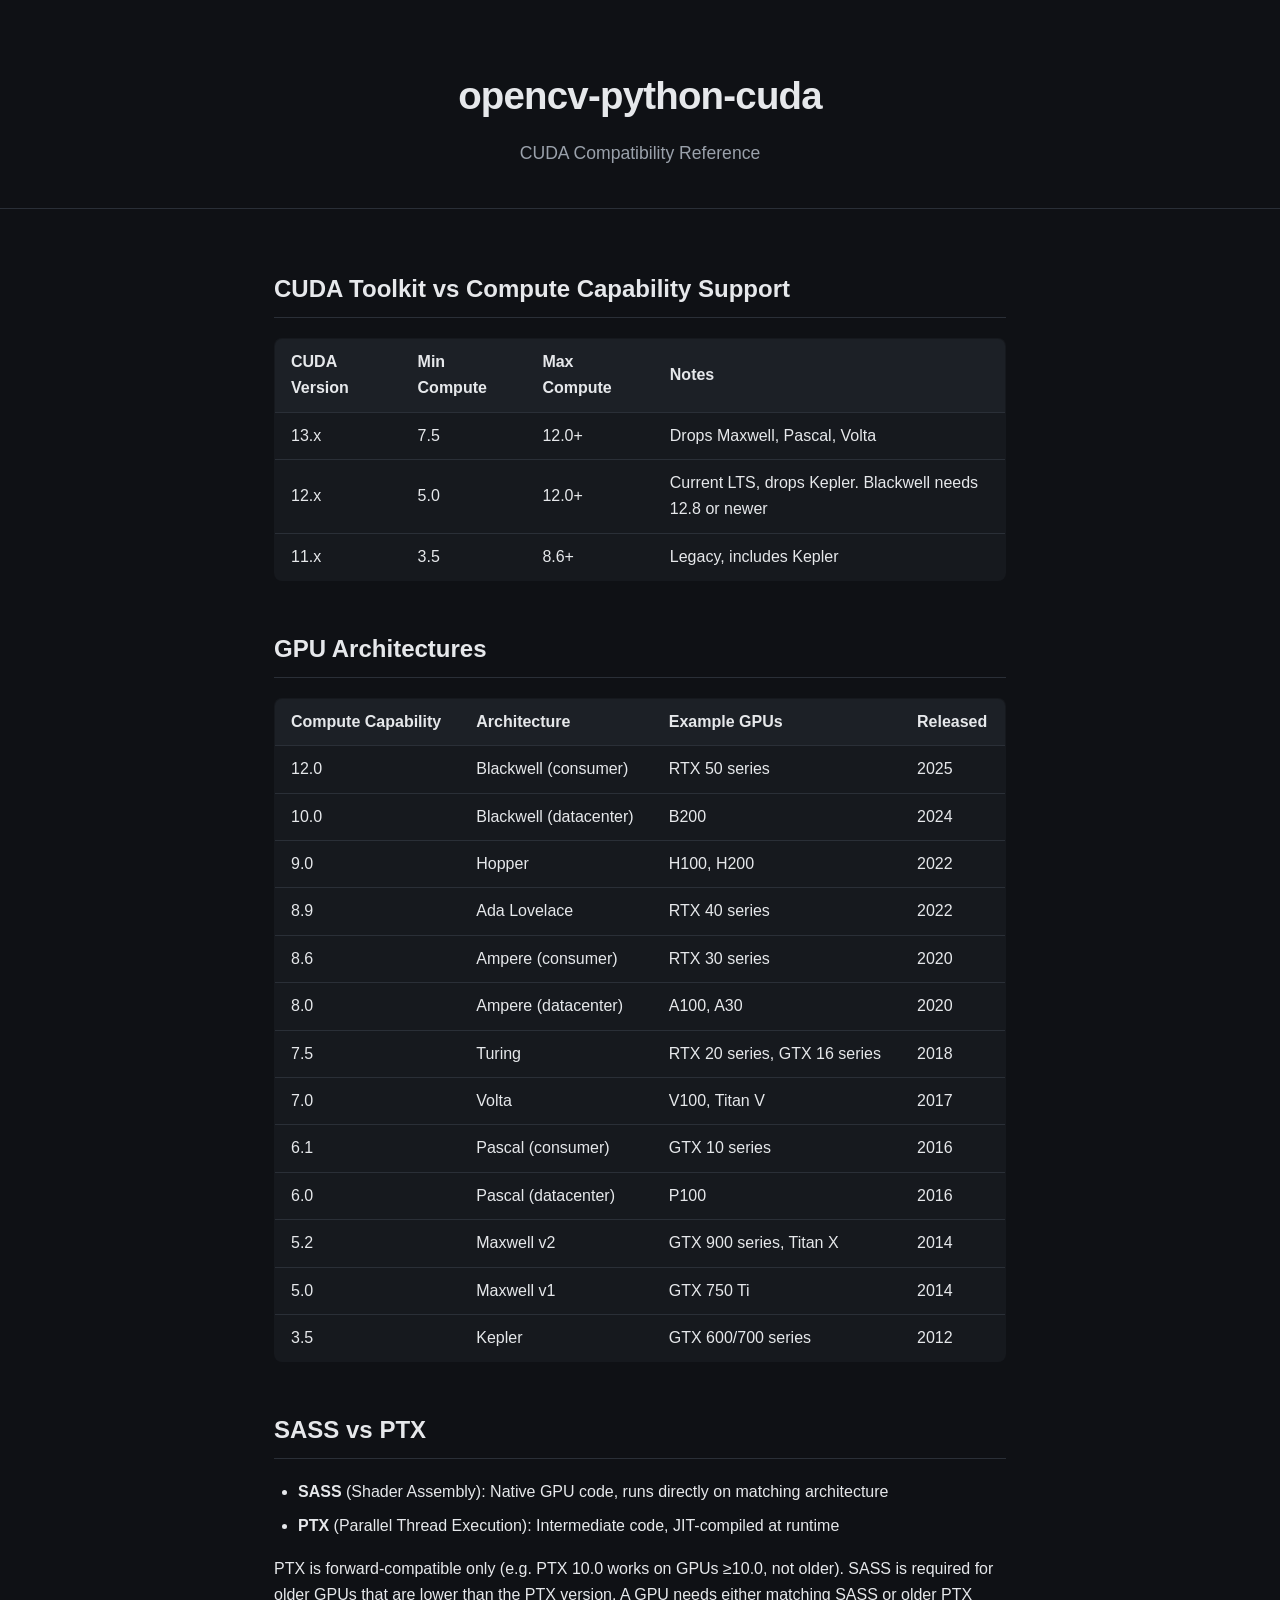
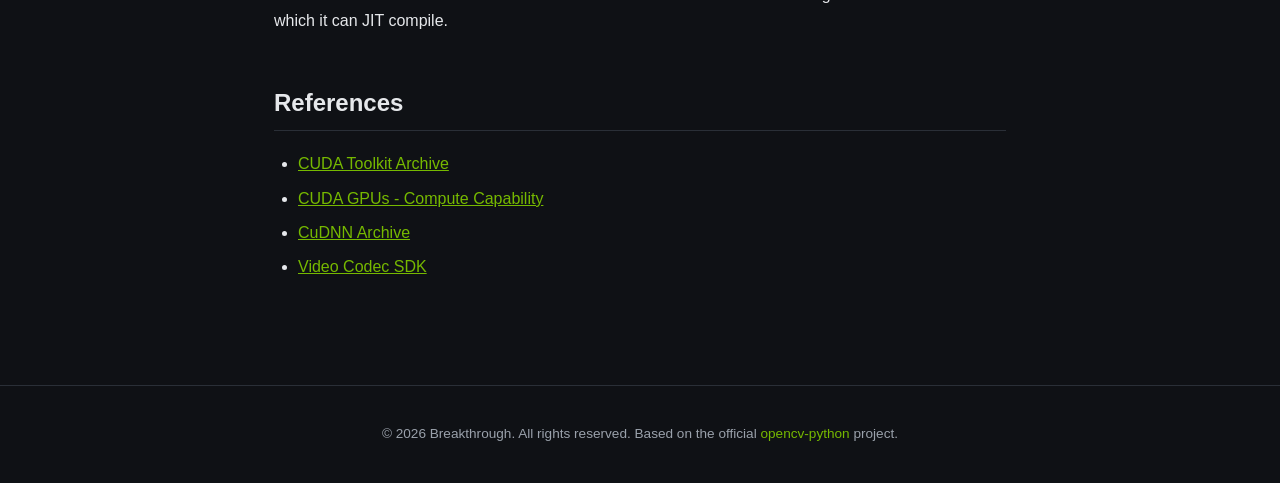
<file: docs/cuda-compatibility.html>
<!DOCTYPE html>
<html lang="en">
<head>
    <meta charset="UTF-8">
    <meta name="viewport" content="width=device-width, initial-scale=1.0">
    <title>CUDA Compatibility Reference | opencv-python-cuda</title>
    <link rel="stylesheet" href="style.css">
</head>
<body>
    <header>
        <div class="container">
            <h1><a href="index.html">opencv-python-cuda</a></h1>
            <p>CUDA Compatibility Reference</p>
        </div>
    </header>

    <main>
        <div class="container">
            <section class="content-section">
                <h2>CUDA Toolkit vs Compute Capability Support</h2>
                <table>
                    <thead>
                        <tr>
                            <th>CUDA Version</th>
                            <th>Min Compute</th>
                            <th>Max Compute</th>
                            <th>Notes</th>
                        </tr>
                    </thead>
                    <tbody>
                        <tr>
                            <td>13.x</td>
                            <td>7.5</td>
                            <td>12.0+</td>
                            <td>Drops Maxwell, Pascal, Volta</td>
                        </tr>
                        <tr>
                            <td>12.x</td>
                            <td>5.0</td>
                            <td>12.0+</td>
                            <td>Current LTS, drops Kepler. Blackwell needs 12.8 or newer</td>
                        </tr>
                        <tr>
                            <td>11.x</td>
                            <td>3.5</td>
                            <td>8.6+</td>
                            <td>Legacy, includes Kepler</td>
                        </tr>
                    </tbody>
                </table>
            </section>

            <section class="content-section">
                <h2>GPU Architectures</h2>
                <table>
                    <thead>
                        <tr>
                            <th>Compute Capability</th>
                            <th>Architecture</th>
                            <th>Example GPUs</th>
                            <th>Released</th>
                        </tr>
                    </thead>
                    <tbody>
                        <tr>
                            <td>12.0</td>
                            <td>Blackwell (consumer)</td>
                            <td>RTX 50 series</td>
                            <td>2025</td>
                        </tr>
                        <tr>
                            <td>10.0</td>
                            <td>Blackwell (datacenter)</td>
                            <td>B200</td>
                            <td>2024</td>
                        </tr>
                        <tr>
                            <td>9.0</td>
                            <td>Hopper</td>
                            <td>H100, H200</td>
                            <td>2022</td>
                        </tr>
                        <tr>
                            <td>8.9</td>
                            <td>Ada Lovelace</td>
                            <td>RTX 40 series</td>
                            <td>2022</td>
                        </tr>
                        <tr>
                            <td>8.6</td>
                            <td>Ampere (consumer)</td>
                            <td>RTX 30 series</td>
                            <td>2020</td>
                        </tr>
                        <tr>
                            <td>8.0</td>
                            <td>Ampere (datacenter)</td>
                            <td>A100, A30</td>
                            <td>2020</td>
                        </tr>
                        <tr>
                            <td>7.5</td>
                            <td>Turing</td>
                            <td>RTX 20 series, GTX 16 series</td>
                            <td>2018</td>
                        </tr>
                        <tr>
                            <td>7.0</td>
                            <td>Volta</td>
                            <td>V100, Titan V</td>
                            <td>2017</td>
                        </tr>
                        <tr>
                            <td>6.1</td>
                            <td>Pascal (consumer)</td>
                            <td>GTX 10 series</td>
                            <td>2016</td>
                        </tr>
                        <tr>
                            <td>6.0</td>
                            <td>Pascal (datacenter)</td>
                            <td>P100</td>
                            <td>2016</td>
                        </tr>
                        <tr>
                            <td>5.2</td>
                            <td>Maxwell v2</td>
                            <td>GTX 900 series, Titan X</td>
                            <td>2014</td>
                        </tr>
                        <tr>
                            <td>5.0</td>
                            <td>Maxwell v1</td>
                            <td>GTX 750 Ti</td>
                            <td>2014</td>
                        </tr>
                        <tr>
                            <td>3.5</td>
                            <td>Kepler</td>
                            <td>GTX 600/700 series</td>
                            <td>2012</td>
                        </tr>
                    </tbody>
                </table>
            </section>

            <section class="content-section">
                <h2>SASS vs PTX</h2>
                <ul>
                    <li><strong>SASS</strong> (Shader Assembly): Native GPU code, runs directly on matching architecture</li>
                    <li><strong>PTX</strong> (Parallel Thread Execution): Intermediate code, JIT-compiled at runtime</li>
                </ul>
                <p>
                    PTX is forward-compatible only (e.g. PTX 10.0 works on GPUs &ge;10.0, not older).
                    SASS is required for older GPUs that are lower than the PTX version.
                    A GPU needs either matching SASS or older PTX which it can JIT compile.
                </p>
            </section>

            <section class="content-section">
                <h2>References</h2>
                <ul>
                    <li><a href="https://developer.nvidia.com/cuda-toolkit-archive" target="_blank">CUDA Toolkit Archive</a></li>
                    <li><a href="https://developer.nvidia.com/cuda-gpus" target="_blank">CUDA GPUs - Compute Capability</a></li>
                    <li><a href="https://developer.nvidia.com/cudnn-archive" target="_blank">CuDNN Archive</a></li>
                    <li><a href="https://developer.nvidia.com/video-codec-sdk" target="_blank">Video Codec SDK</a></li>
                </ul>
            </section>
        </div>
    </main>

    <footer>
        <div class="container">
            <p>&copy; 2026 Breakthrough. All rights reserved. Based on the official <a href="https://github.com/opencv/opencv-python">opencv-python</a> project.</p>
        </div>
    </footer>

</body>
</html>
</file>
<file: style.css>
:root {
    --bg: #0f1115;
    --surface: #16191e;
    --surface-raised: #1c2026;
    --border: #2a2f37;
    --text: #e6e8eb;
    --muted: #9aa1ab;
    --accent: #76b900;
    --accent-hover: #8bd411;
}

* {
    box-sizing: border-box;
}

body {
    font-family: -apple-system, BlinkMacSystemFont, "Segoe UI", Roboto, "Helvetica Neue", Arial, sans-serif;
    background-color: var(--bg);
    color: var(--text);
    margin: 0;
    line-height: 1.65;
    -webkit-font-smoothing: antialiased;
}

.container {
    max-width: 780px;
    margin: 0 auto;
    padding: 0 24px;
}

a {
    color: var(--accent);
}

a:hover {
    color: var(--accent-hover);
}

/* Header / hero */

header {
    padding: 64px 0 40px;
    text-align: center;
    border-bottom: 1px solid var(--border);
}

header h1 {
    font-size: 2.4em;
    margin: 0;
    font-weight: 700;
    letter-spacing: -0.02em;
}

header h1 a {
    color: inherit;
    text-decoration: none;
}

header h1 a:hover {
    color: var(--accent);
}

header p {
    font-size: 1.1em;
    color: var(--muted);
    max-width: 560px;
    margin: 12px auto 0;
}

.chips {
    display: flex;
    justify-content: center;
    flex-wrap: wrap;
    gap: 8px;
    margin-top: 20px;
}

.chip {
    border: 1px solid var(--border);
    background-color: var(--surface);
    border-radius: 999px;
    padding: 4px 14px;
    font-size: 0.85em;
    color: var(--muted);
    white-space: nowrap;
}

/* Main content */

main {
    padding: 40px 0;
}

.card {
    background-color: var(--surface);
    border: 1px solid var(--border);
    border-radius: 12px;
    padding: 28px 32px;
}

.card h2 {
    font-size: 1.5em;
    font-weight: 600;
    margin-top: 0;
}

.download-row {
    display: flex;
    align-items: baseline;
    flex-wrap: wrap;
    gap: 16px;
    margin-bottom: 8px;
}

.download-button {
    display: inline-block;
    background-color: var(--accent);
    color: #0f1115;
    padding: 12px 24px;
    text-decoration: none;
    font-size: 1.05em;
    font-weight: 600;
    border-radius: 8px;
    transition: background-color 0.15s ease, transform 0.15s ease;
}

.download-button:hover {
    background-color: var(--accent-hover);
    color: #0f1115;
    transform: translateY(-1px);
}

.download-button.disabled {
    background-color: #3a3f47;
    color: var(--muted);
    cursor: not-allowed;
    pointer-events: none;
}

.all-releases {
    font-size: 0.95em;
    text-decoration: none;
}

.all-releases:hover {
    text-decoration: underline;
}

.steps {
    padding-left: 24px;
    margin: 20px 0 0;
}

.steps li {
    margin-bottom: 12px;
}

.eula {
    margin-top: 24px;
    margin-bottom: 0;
    font-size: 0.85em;
    color: var(--muted);
}

/* Code */

code {
    font-family: ui-monospace, "Cascadia Code", "Segoe UI Mono", Consolas, monospace;
    font-size: 0.9em;
    background-color: var(--surface-raised);
    border: 1px solid var(--border);
    border-radius: 4px;
    padding: 1px 6px;
}

pre {
    background-color: var(--surface-raised);
    border: 1px solid var(--border);
    padding: 14px 18px;
    border-radius: 8px;
    overflow-x: auto;
    line-height: 1.5;
    margin: 10px 0;
}

pre code {
    background: none;
    border: none;
    padding: 0;
}

/* Content sections (shared with workflow / cuda-compatibility pages) */

.content-section,
.about-section {
    margin-top: 48px;
}

.content-section:first-child {
    margin-top: 0;
}

.content-section h2,
.about-section h2 {
    font-size: 1.5em;
    font-weight: 600;
    padding-bottom: 8px;
    border-bottom: 1px solid var(--border);
}

.content-section h3 {
    font-size: 1.15em;
    font-weight: 600;
    margin-top: 28px;
}

.content-section ul {
    padding-left: 24px;
}

.content-section li {
    margin-bottom: 8px;
}

/* Tables */

table {
    width: 100%;
    border-collapse: collapse;
    margin: 20px 0;
    background-color: var(--surface);
    border: 1px solid var(--border);
    border-radius: 8px;
    overflow: hidden;
}

th, td {
    padding: 10px 16px;
    text-align: left;
    border-bottom: 1px solid var(--border);
}

th {
    background-color: var(--surface-raised);
    font-weight: 600;
}

tr:last-child td {
    border-bottom: none;
}

/* Documentation cards */

.doc-cards {
    display: grid;
    grid-template-columns: 1fr 1fr;
    gap: 16px;
    margin-top: 20px;
}

.doc-card {
    display: block;
    background-color: var(--surface);
    border: 1px solid var(--border);
    border-radius: 12px;
    padding: 20px 24px;
    text-decoration: none;
    color: var(--text);
    transition: border-color 0.15s ease, transform 0.15s ease;
}

.doc-card:hover {
    border-color: var(--accent);
    color: var(--text);
    transform: translateY(-2px);
}

.doc-card h3 {
    margin: 0 0 6px;
    font-size: 1.05em;
    font-weight: 600;
    color: var(--accent);
}

.doc-card p {
    margin: 0;
    font-size: 0.9em;
    color: var(--muted);
}

/* Footer */

footer {
    border-top: 1px solid var(--border);
    text-align: center;
    padding: 24px 0;
    margin-top: 48px;
    font-size: 0.85em;
    color: var(--muted);
}

footer a {
    color: var(--accent);
    text-decoration: none;
}

@media (max-width: 640px) {
    .doc-cards {
        grid-template-columns: 1fr;
    }

    header {
        padding: 40px 0 32px;
    }

    header h1 {
        font-size: 1.9em;
    }

    .card {
        padding: 22px 20px;
    }
}
</file>
<file: docs/style.css>
:root {
    --bg: #0f1115;
    --surface: #16191e;
    --surface-raised: #1c2026;
    --border: #2a2f37;
    --text: #e6e8eb;
    --muted: #9aa1ab;
    --accent: #76b900;
    --accent-hover: #8bd411;
}

* {
    box-sizing: border-box;
}

body {
    font-family: -apple-system, BlinkMacSystemFont, "Segoe UI", Roboto, "Helvetica Neue", Arial, sans-serif;
    background-color: var(--bg);
    color: var(--text);
    margin: 0;
    line-height: 1.65;
    -webkit-font-smoothing: antialiased;
}

.container {
    max-width: 780px;
    margin: 0 auto;
    padding: 0 24px;
}

a {
    color: var(--accent);
}

a:hover {
    color: var(--accent-hover);
}

/* Header / hero */

header {
    padding: 64px 0 40px;
    text-align: center;
    border-bottom: 1px solid var(--border);
}

header h1 {
    font-size: 2.4em;
    margin: 0;
    font-weight: 700;
    letter-spacing: -0.02em;
}

header h1 a {
    color: inherit;
    text-decoration: none;
}

header h1 a:hover {
    color: var(--accent);
}

header p {
    font-size: 1.1em;
    color: var(--muted);
    max-width: 560px;
    margin: 12px auto 0;
}

.chips {
    display: flex;
    justify-content: center;
    flex-wrap: wrap;
    gap: 8px;
    margin-top: 20px;
}

.chip {
    border: 1px solid var(--border);
    background-color: var(--surface);
    border-radius: 999px;
    padding: 4px 14px;
    font-size: 0.85em;
    color: var(--muted);
    white-space: nowrap;
}

/* Main content */

main {
    padding: 40px 0;
}

.card {
    background-color: var(--surface);
    border: 1px solid var(--border);
    border-radius: 12px;
    padding: 28px 32px;
}

.card h2 {
    font-size: 1.5em;
    font-weight: 600;
    margin-top: 0;
}

.download-row {
    display: flex;
    align-items: baseline;
    flex-wrap: wrap;
    gap: 16px;
    margin-bottom: 8px;
}

.download-button {
    display: inline-block;
    background-color: var(--accent);
    color: #0f1115;
    padding: 12px 24px;
    text-decoration: none;
    font-size: 1.05em;
    font-weight: 600;
    border-radius: 8px;
    transition: background-color 0.15s ease, transform 0.15s ease;
}

.download-button:hover {
    background-color: var(--accent-hover);
    color: #0f1115;
    transform: translateY(-1px);
}

.download-button.disabled {
    background-color: #3a3f47;
    color: var(--muted);
    cursor: not-allowed;
    pointer-events: none;
}

.all-releases {
    font-size: 0.95em;
    text-decoration: none;
}

.all-releases:hover {
    text-decoration: underline;
}

.steps {
    padding-left: 24px;
    margin: 20px 0 0;
}

.steps li {
    margin-bottom: 12px;
}

.eula {
    margin-top: 24px;
    margin-bottom: 0;
    font-size: 0.85em;
    color: var(--muted);
}

/* Code */

code {
    font-family: ui-monospace, "Cascadia Code", "Segoe UI Mono", Consolas, monospace;
    font-size: 0.9em;
    background-color: var(--surface-raised);
    border: 1px solid var(--border);
    border-radius: 4px;
    padding: 1px 6px;
}

pre {
    background-color: var(--surface-raised);
    border: 1px solid var(--border);
    padding: 14px 18px;
    border-radius: 8px;
    overflow-x: auto;
    line-height: 1.5;
    margin: 10px 0;
}

pre code {
    background: none;
    border: none;
    padding: 0;
}

/* Content sections (shared with workflow / cuda-compatibility pages) */

.content-section,
.about-section {
    margin-top: 48px;
}

.content-section:first-child {
    margin-top: 0;
}

.content-section h2,
.about-section h2 {
    font-size: 1.5em;
    font-weight: 600;
    padding-bottom: 8px;
    border-bottom: 1px solid var(--border);
}

.content-section h3 {
    font-size: 1.15em;
    font-weight: 600;
    margin-top: 28px;
}

.content-section ul {
    padding-left: 24px;
}

.content-section li {
    margin-bottom: 8px;
}

/* Tables */

table {
    width: 100%;
    border-collapse: collapse;
    margin: 20px 0;
    background-color: var(--surface);
    border: 1px solid var(--border);
    border-radius: 8px;
    overflow: hidden;
}

th, td {
    padding: 10px 16px;
    text-align: left;
    border-bottom: 1px solid var(--border);
}

th {
    background-color: var(--surface-raised);
    font-weight: 600;
}

tr:last-child td {
    border-bottom: none;
}

/* Documentation cards */

.doc-cards {
    display: grid;
    grid-template-columns: 1fr 1fr;
    gap: 16px;
    margin-top: 20px;
}

.doc-card {
    display: block;
    background-color: var(--surface);
    border: 1px solid var(--border);
    border-radius: 12px;
    padding: 20px 24px;
    text-decoration: none;
    color: var(--text);
    transition: border-color 0.15s ease, transform 0.15s ease;
}

.doc-card:hover {
    border-color: var(--accent);
    color: var(--text);
    transform: translateY(-2px);
}

.doc-card h3 {
    margin: 0 0 6px;
    font-size: 1.05em;
    font-weight: 600;
    color: var(--accent);
}

.doc-card p {
    margin: 0;
    font-size: 0.9em;
    color: var(--muted);
}

/* Footer */

footer {
    border-top: 1px solid var(--border);
    text-align: center;
    padding: 24px 0;
    margin-top: 48px;
    font-size: 0.85em;
    color: var(--muted);
}

footer a {
    color: var(--accent);
    text-decoration: none;
}

@media (max-width: 640px) {
    .doc-cards {
        grid-template-columns: 1fr;
    }

    header {
        padding: 40px 0 32px;
    }

    header h1 {
        font-size: 1.9em;
    }

    .card {
        padding: 22px 20px;
    }
}
</file>
